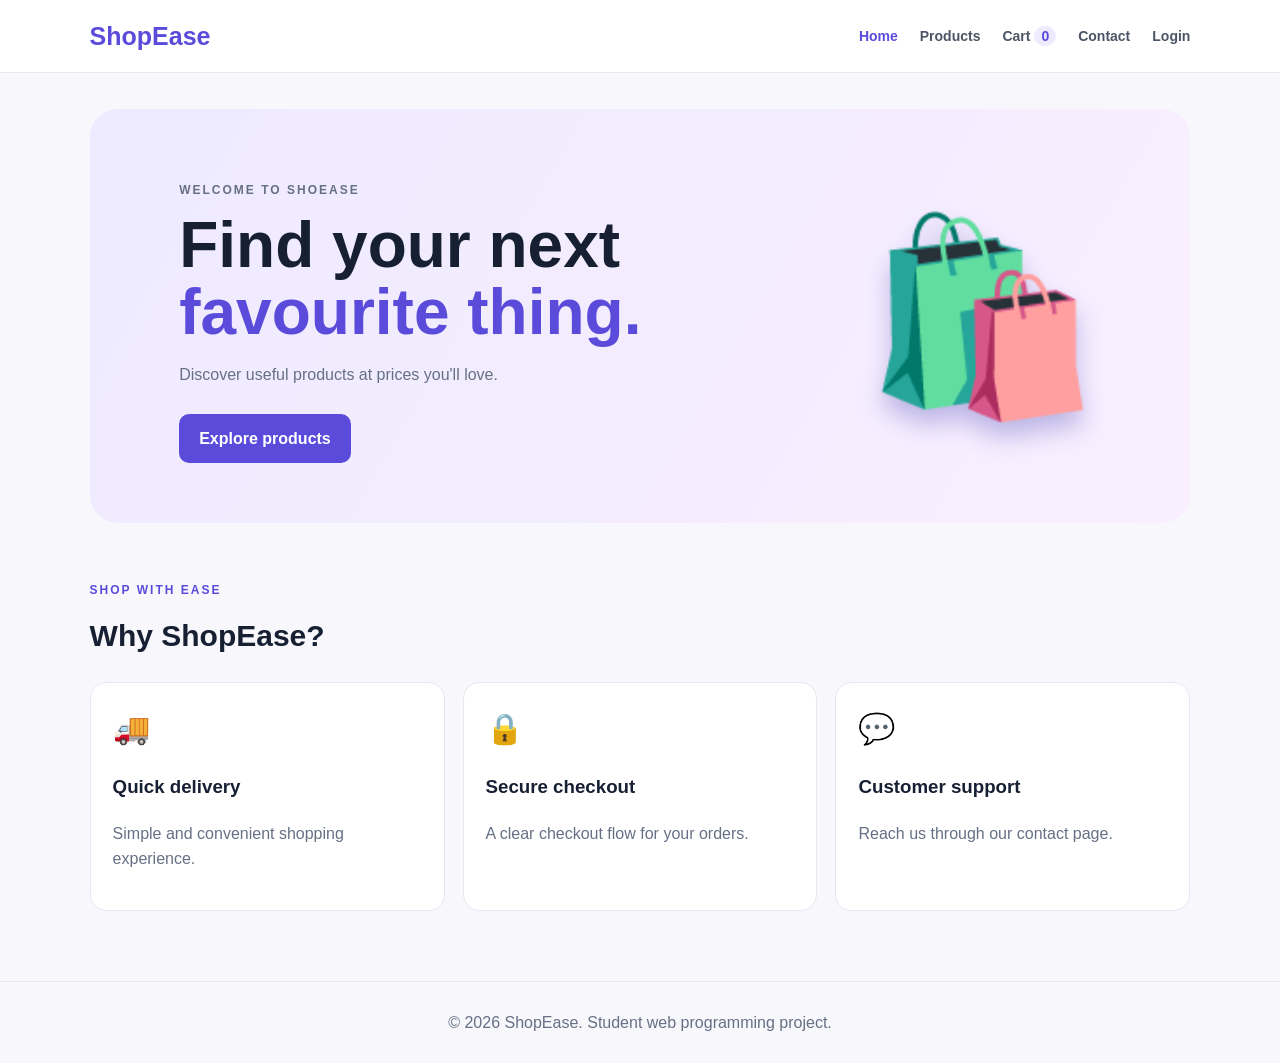
<file: LAB12_Online_Shopping_Project/index.html>
<!DOCTYPE html>
<html lang="en"><head><meta charset="UTF-8"><meta name="viewport" content="width=device-width, initial-scale=1.0"><title>ShopEase | Home</title><link rel="stylesheet" href="style.css"></head>
<body><header class="site-header"><a class="brand" href="index.html">ShopEase</a><nav><a class="active" href="index.html">Home</a><a href="products.html">Products</a><a href="cart.html">Cart <span id="cart-count">0</span></a><a href="contact.html">Contact</a><a href="login.html">Login</a></nav></header>
<main><section class="hero"><div><p class="eyebrow">WELCOME TO SHOEASE</p><h1>Find your next<br><span>favourite thing.</span></h1><p>Discover useful products at prices you'll love.</p><a class="btn" href="products.html">Explore products</a></div><div class="hero-art">🛍️</div></section>
<section class="section"><div class="section-head"><div><p class="eyebrow">SHOP WITH EASE</p><h2>Why ShopEase?</h2></div></div><div class="features"><article class="feature"><div class="feature-icon">🚚</div><h3>Quick delivery</h3><p>Simple and convenient shopping experience.</p></article><article class="feature"><div class="feature-icon">🔒</div><h3>Secure checkout</h3><p>A clear checkout flow for your orders.</p></article><article class="feature"><div class="feature-icon">💬</div><h3>Customer support</h3><p>Reach us through our contact page.</p></article></div></section></main>
<footer>© 2026 ShopEase. Student web programming project.</footer><script src="script.js"></script></body></html>
</file>
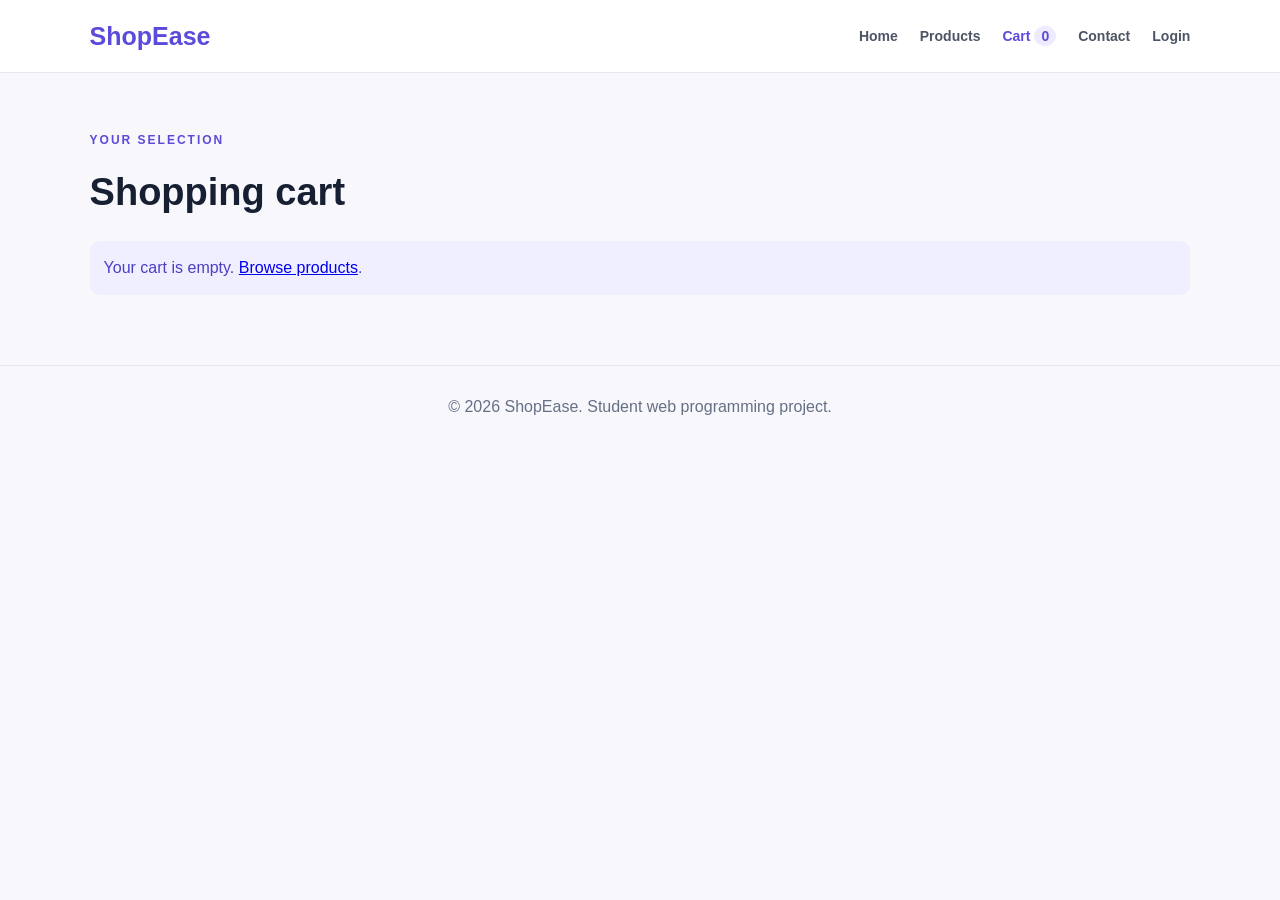
<file: LAB12_Online_Shopping_Project/cart.html>
<!DOCTYPE html>
<html lang="en"><head><meta charset="UTF-8"><meta name="viewport" content="width=device-width, initial-scale=1.0"><title>Your Cart | ShopEase</title><link rel="stylesheet" href="style.css"></head>
<body><header class="site-header"><a class="brand" href="index.html">ShopEase</a><nav><a href="index.html">Home</a><a href="products.html">Products</a><a class="active" href="cart.html">Cart <span id="cart-count">0</span></a><a href="contact.html">Contact</a><a href="login.html">Login</a></nav></header>
<main class="section"><p class="eyebrow">YOUR SELECTION</p><h1>Shopping cart</h1><div id="cart-items"></div></main>
<footer>© 2026 ShopEase. Student web programming project.</footer><script src="script.js"></script></body></html>
</file>
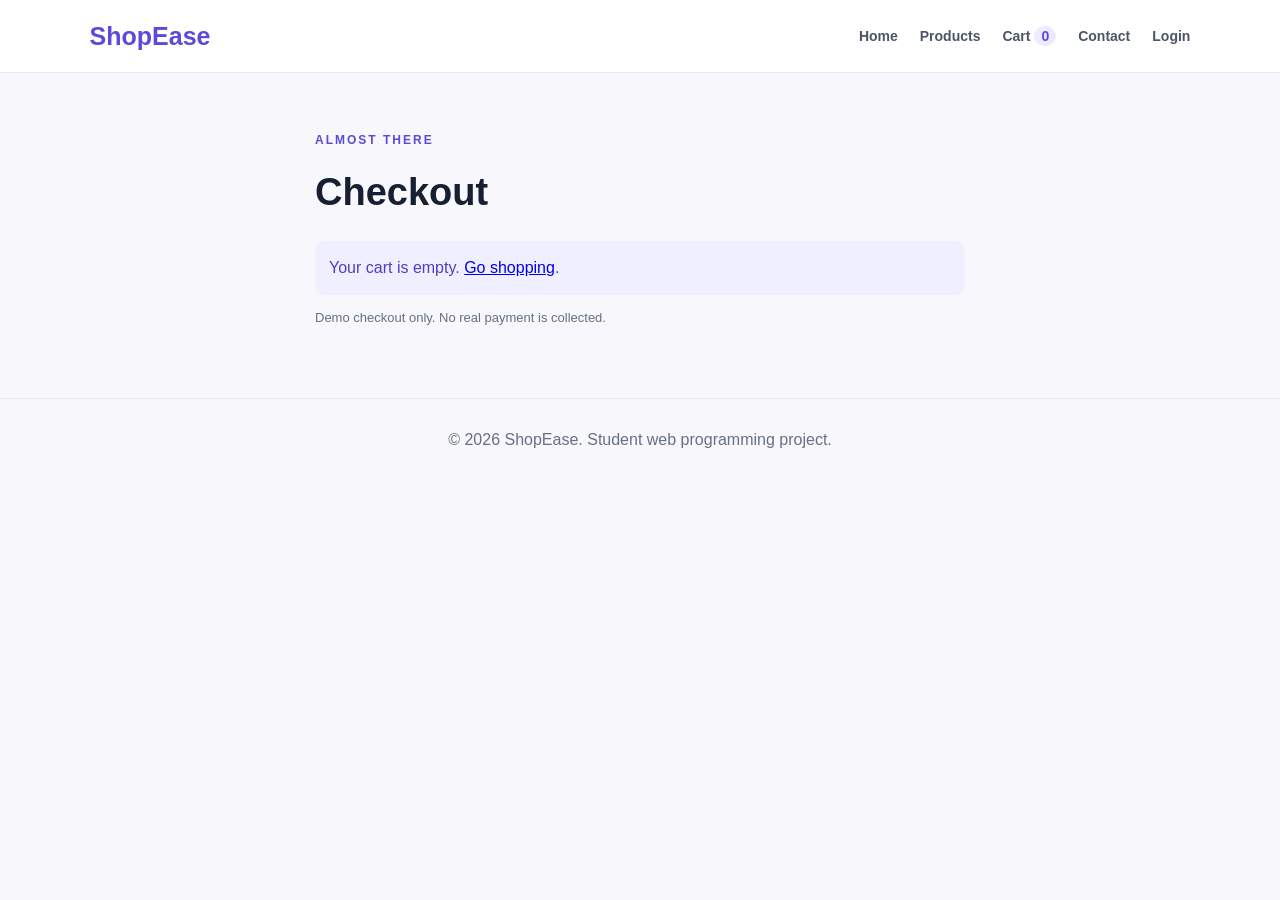
<file: LAB12_Online_Shopping_Project/checkout.html>
<!DOCTYPE html>
<html lang="en"><head><meta charset="UTF-8"><meta name="viewport" content="width=device-width, initial-scale=1.0"><title>Checkout | ShopEase</title><link rel="stylesheet" href="style.css"></head>
<body><header class="site-header"><a class="brand" href="index.html">ShopEase</a><nav><a href="index.html">Home</a><a href="products.html">Products</a><a href="cart.html">Cart <span id="cart-count">0</span></a><a href="contact.html">Contact</a><a href="login.html">Login</a></nav></header>
<main class="section narrow"><p class="eyebrow">ALMOST THERE</p><h1>Checkout</h1><div id="checkout-summary"></div><form id="checkout-form" class="form-card"><label>Full name<input name="name" required></label><label>Email address<input name="email" type="email" required></label><label>Delivery address<textarea name="address" rows="3" required></textarea></label><label>Payment method<select name="payment"><option>Cash on Delivery</option><option>Demo Card Payment</option></select></label><button class="btn" type="submit">Place order</button></form><p class="muted small">Demo checkout only. No real payment is collected.</p></main>
<footer>© 2026 ShopEase. Student web programming project.</footer><script src="script.js"></script></body></html>
</file>
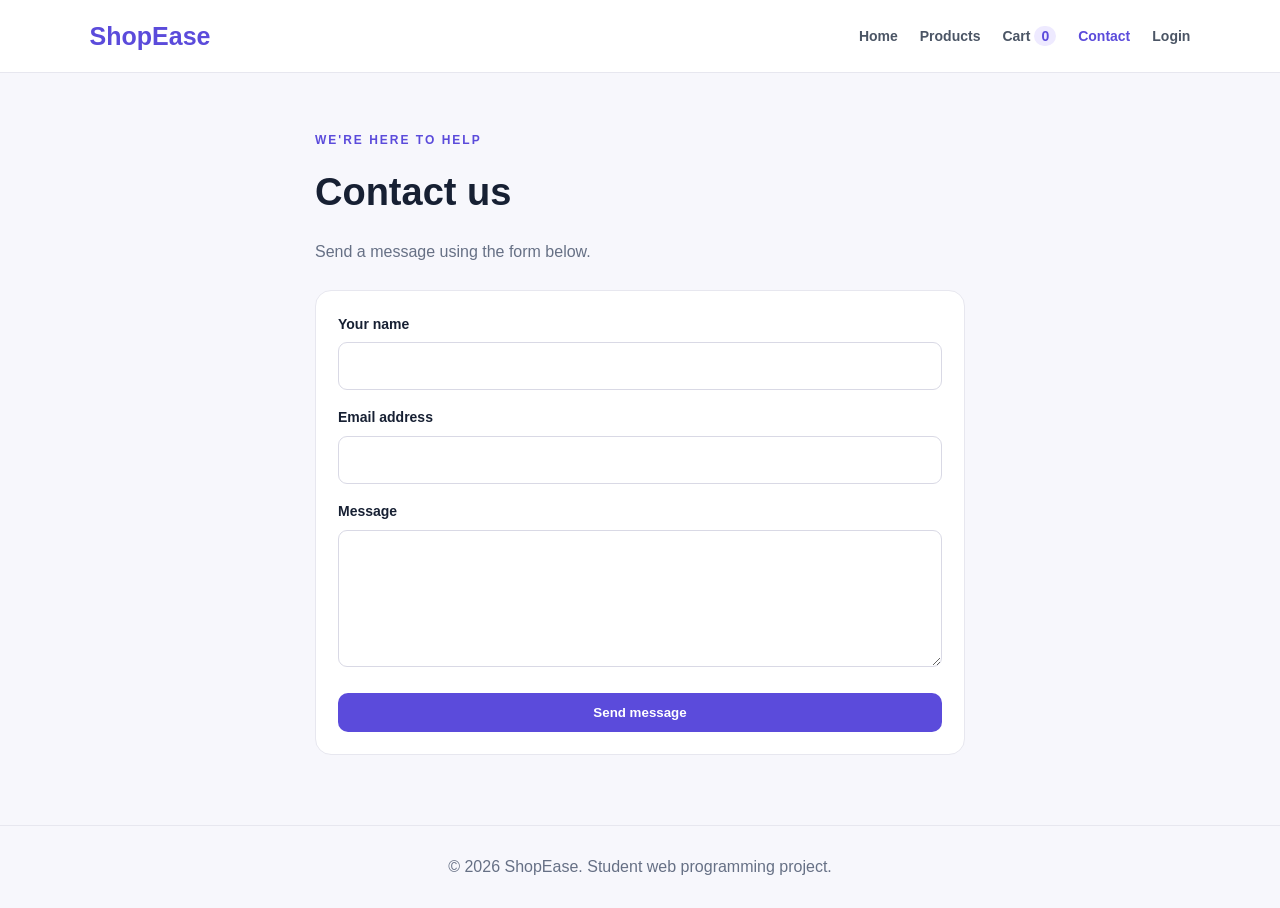
<file: LAB12_Online_Shopping_Project/contact.html>
<!DOCTYPE html>
<html lang="en"><head><meta charset="UTF-8"><meta name="viewport" content="width=device-width, initial-scale=1.0"><title>Contact | ShopEase</title><link rel="stylesheet" href="style.css"></head>
<body><header class="site-header"><a class="brand" href="index.html">ShopEase</a><nav><a href="index.html">Home</a><a href="products.html">Products</a><a href="cart.html">Cart <span id="cart-count">0</span></a><a class="active" href="contact.html">Contact</a><a href="login.html">Login</a></nav></header>
<main class="section narrow"><p class="eyebrow">WE'RE HERE TO HELP</p><h1>Contact us</h1><p class="muted">Send a message using the form below.</p><form id="contact-form" class="form-card"><label>Your name<input name="name" required></label><label>Email address<input name="email" type="email" required></label><label>Message<textarea name="message" rows="5" required></textarea></label><button class="btn" type="submit">Send message</button></form><div id="contact-message"></div></main>
<footer>© 2026 ShopEase. Student web programming project.</footer><script src="script.js"></script></body></html>
</file>
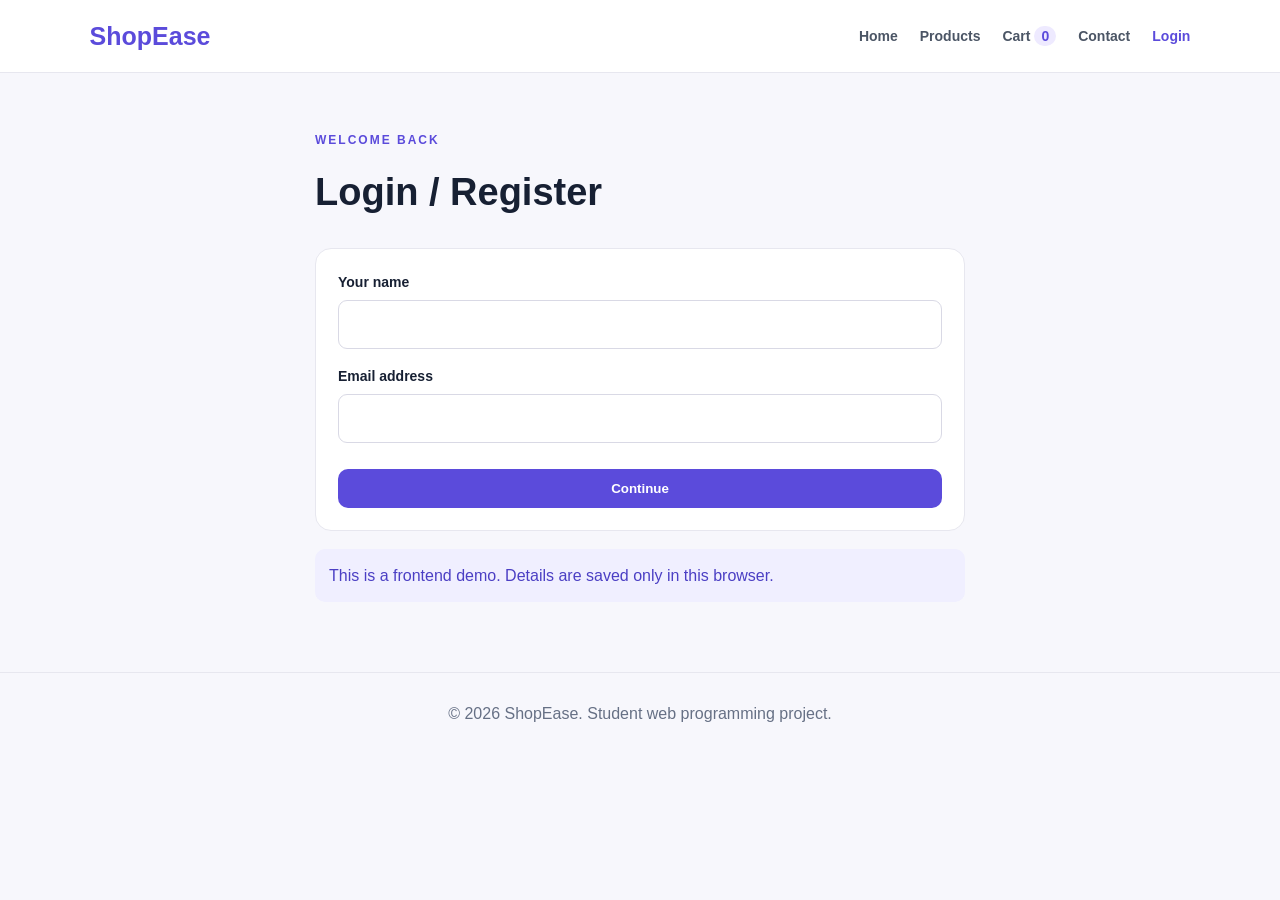
<file: LAB12_Online_Shopping_Project/login.html>
<!DOCTYPE html>
<html lang="en"><head><meta charset="UTF-8"><meta name="viewport" content="width=device-width, initial-scale=1.0"><title>Login / Register | ShopEase</title><link rel="stylesheet" href="style.css"></head>
<body><header class="site-header"><a class="brand" href="index.html">ShopEase</a><nav><a href="index.html">Home</a><a href="products.html">Products</a><a href="cart.html">Cart <span id="cart-count">0</span></a><a href="contact.html">Contact</a><a class="active" href="login.html">Login</a></nav></header>
<main class="section narrow"><p class="eyebrow">WELCOME BACK</p><h1>Login / Register</h1><form id="login-form" class="form-card"><label>Your name<input name="name" required></label><label>Email address<input name="email" type="email" required></label><button class="btn" type="submit">Continue</button></form><div id="login-message" class="notice">This is a frontend demo. Details are saved only in this browser.</div></main>
<footer>© 2026 ShopEase. Student web programming project.</footer><script src="script.js"></script></body></html>
</file>
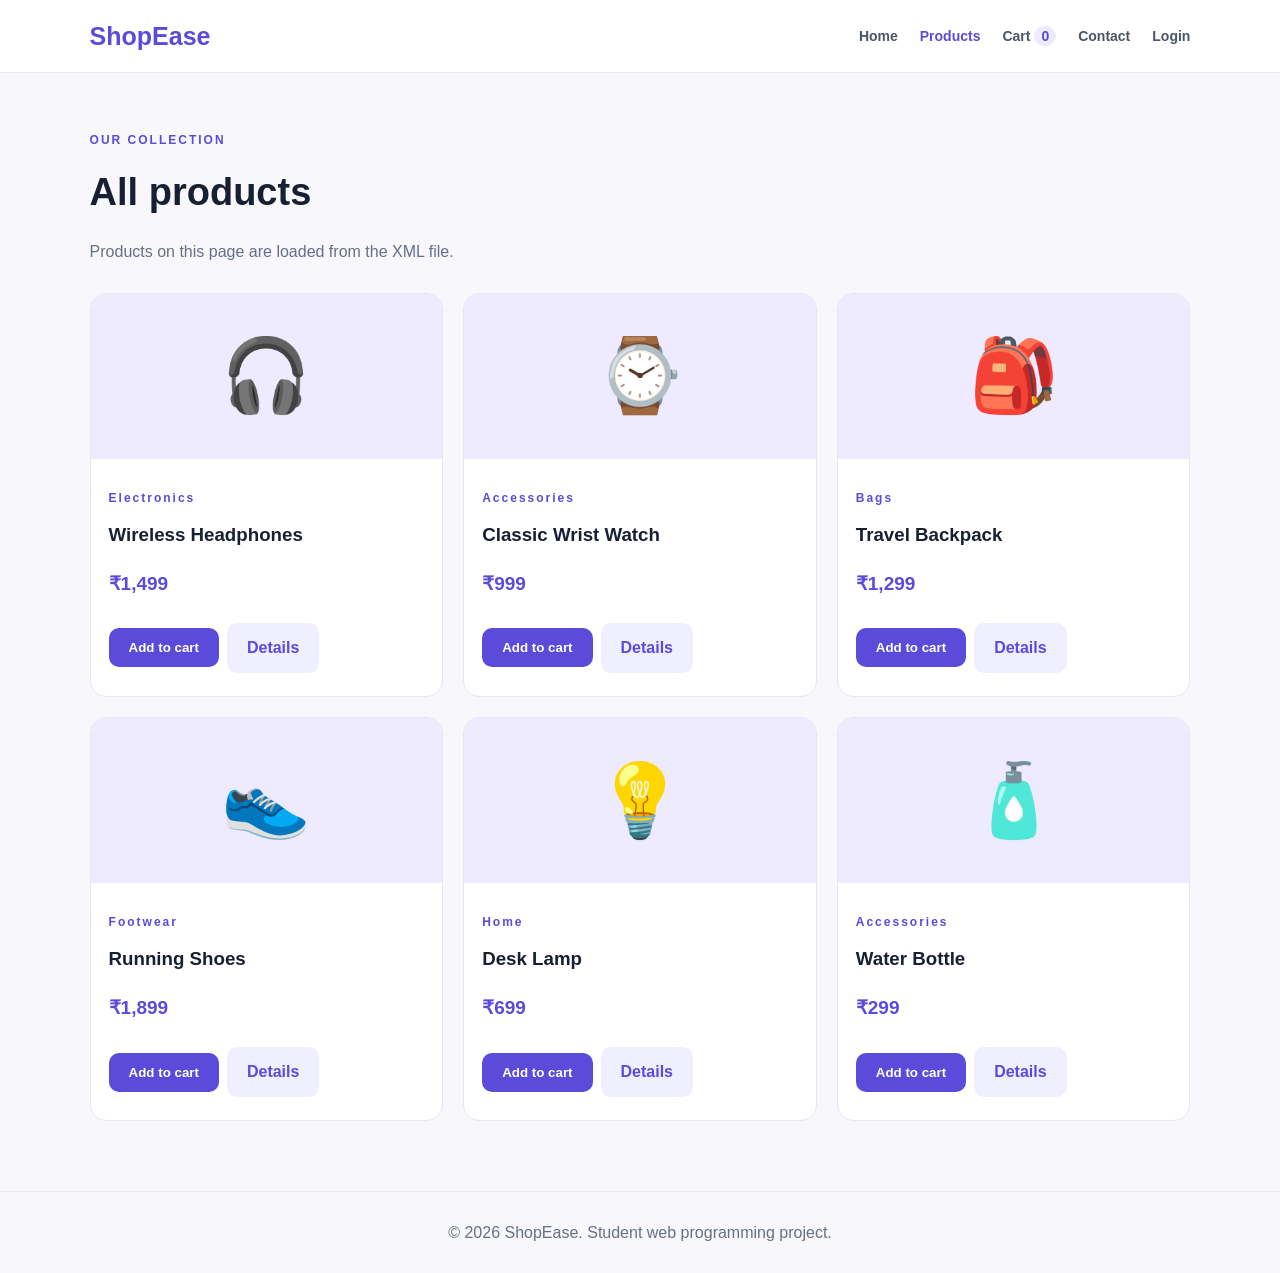
<file: LAB12_Online_Shopping_Project/products.html>
<!DOCTYPE html>
<html lang="en"><head><meta charset="UTF-8"><meta name="viewport" content="width=device-width, initial-scale=1.0"><title>Products | ShopEase</title><link rel="stylesheet" href="style.css"></head>
<body><header class="site-header"><a class="brand" href="index.html">ShopEase</a><nav><a href="index.html">Home</a><a class="active" href="products.html">Products</a><a href="cart.html">Cart <span id="cart-count">0</span></a><a href="contact.html">Contact</a><a href="login.html">Login</a></nav></header>
<main class="section"><p class="eyebrow">OUR COLLECTION</p><h1>All products</h1><p class="muted">Products on this page are loaded from the XML file.</p><div id="product-list" class="product-grid"><p>Loading products...</p></div></main>
<footer>© 2026 ShopEase. Student web programming project.</footer><script src="script.js"></script></body></html>
</file>
<file: LAB12_Online_Shopping_Project/style.css>
:root{--ink:#172033;--muted:#667085;--brand:#5b4bdb;--brand2:#eeeaff;--bg:#f7f7fc;--line:#e7e7ef}*{box-sizing:border-box}body{margin:0;font-family:Arial,Helvetica,sans-serif;color:var(--ink);background:var(--bg);line-height:1.6}.site-header{height:auto;min-height:72px;padding:16px 7%;display:flex;align-items:center;justify-content:space-between;gap:20px;background:#fff;border-bottom:1px solid var(--line);position:sticky;top:0;z-index:5}.brand{font-size:25px;font-weight:800;color:var(--brand);text-decoration:none}nav{display:flex;gap:22px;flex-wrap:wrap}nav a,.back-link{color:#4b5565;text-decoration:none;font-weight:600;font-size:14px}nav a:hover,nav a.active,.back-link:hover{color:var(--brand)}#cart-count{background:var(--brand2);color:var(--brand);padding:2px 7px;border-radius:20px}.hero{margin:36px auto 0;width:86%;min-height:370px;padding:55px 7%;border-radius:28px;background:linear-gradient(120deg,#eeeaff,#f9efff);display:flex;align-items:center;justify-content:space-between;gap:30px}.hero h1{font-size:clamp(38px,6vw,64px);line-height:1.05;margin:10px 0}.hero h1 span{color:var(--brand)}.hero p{color:var(--muted)}.hero-art{font-size:clamp(100px,18vw,190px);filter:drop-shadow(0 15px 12px #bcb5e5)}.eyebrow{color:var(--brand);font-size:12px;letter-spacing:2px;font-weight:800}.btn{display:inline-block;border:0;border-radius:10px;background:var(--brand);color:white;text-decoration:none;padding:12px 20px;font-weight:700;cursor:pointer;margin-top:10px}.btn:hover{background:#4637c4}.section{width:86%;max-width:1120px;margin:58px auto}.section h1{font-size:38px;margin:5px 0 10px}.section h2{font-size:30px;margin:0}.section-head{margin-bottom:22px}.features{display:grid;grid-template-columns:repeat(3,1fr);gap:18px}.feature,.product-card,.form-card,.cart-row,.summary{background:#fff;border:1px solid var(--line);border-radius:16px;padding:22px}.feature-icon{font-size:30px}.feature p,.muted{color:var(--muted)}.product-grid{display:grid;grid-template-columns:repeat(3,1fr);gap:20px;margin-top:28px}.product-card{padding:0;overflow:hidden}.product-art{height:165px;display:grid;place-items:center;background:var(--brand2);font-size:72px}.product-info{padding:18px}.product-info h3{margin:5px 0}.price{font-weight:800;color:var(--brand);font-size:19px}.product-actions{display:flex;gap:8px;align-items:center;flex-wrap:wrap}.product-actions .btn{margin:5px 0}.btn-light{background:#f0efff;color:var(--brand)}.detail-layout{display:grid;grid-template-columns:1fr 1fr;gap:35px;align-items:center;margin-top:25px}.detail-art{min-height:300px;border-radius:22px;background:var(--brand2);display:grid;place-items:center;font-size:130px}.narrow{max-width:650px}.form-card{display:grid;gap:16px;margin-top:25px}.form-card label{display:grid;gap:7px;font-weight:700;font-size:14px}.form-card input,.form-card textarea,.form-card select{width:100%;padding:12px;border:1px solid #d9d9e5;border-radius:9px;font:inherit;background:#fff}.form-card input:focus,.form-card textarea:focus,.form-card select:focus{outline:2px solid #d8d2ff;border-color:var(--brand)}.cart-list{display:grid;gap:12px;margin-top:25px}.cart-row{display:flex;justify-content:space-between;align-items:center;gap:15px}.cart-left{display:flex;align-items:center;gap:15px}.cart-emoji{font-size:35px}.qty-controls{display:flex;align-items:center;gap:10px}.qty-controls button,.remove-btn{border:1px solid var(--line);background:#fff;border-radius:7px;padding:6px 10px;cursor:pointer}.summary{margin-top:18px;display:flex;justify-content:space-between;align-items:center;flex-wrap:wrap}.notice{background:#f0efff;color:#4b3fc4;padding:14px;border-radius:10px;margin-top:18px}.small{font-size:13px}footer{text-align:center;padding:28px;color:var(--muted);border-top:1px solid var(--line);margin-top:70px}@media(max-width:750px){.site-header{padding:14px 5%;align-items:flex-start;flex-direction:column}nav{gap:12px}.hero{width:92%;padding:35px 7%;min-height:300px}.hero-art{font-size:90px}.section{width:92%;margin:38px auto}.features,.product-grid{grid-template-columns:1fr 1fr}.detail-layout{grid-template-columns:1fr}.section h1{font-size:32px}}@media(max-width:480px){.features,.product-grid{grid-template-columns:1fr}.hero-art{display:none}.cart-row{align-items:flex-start;flex-direction:column}}
</file>
